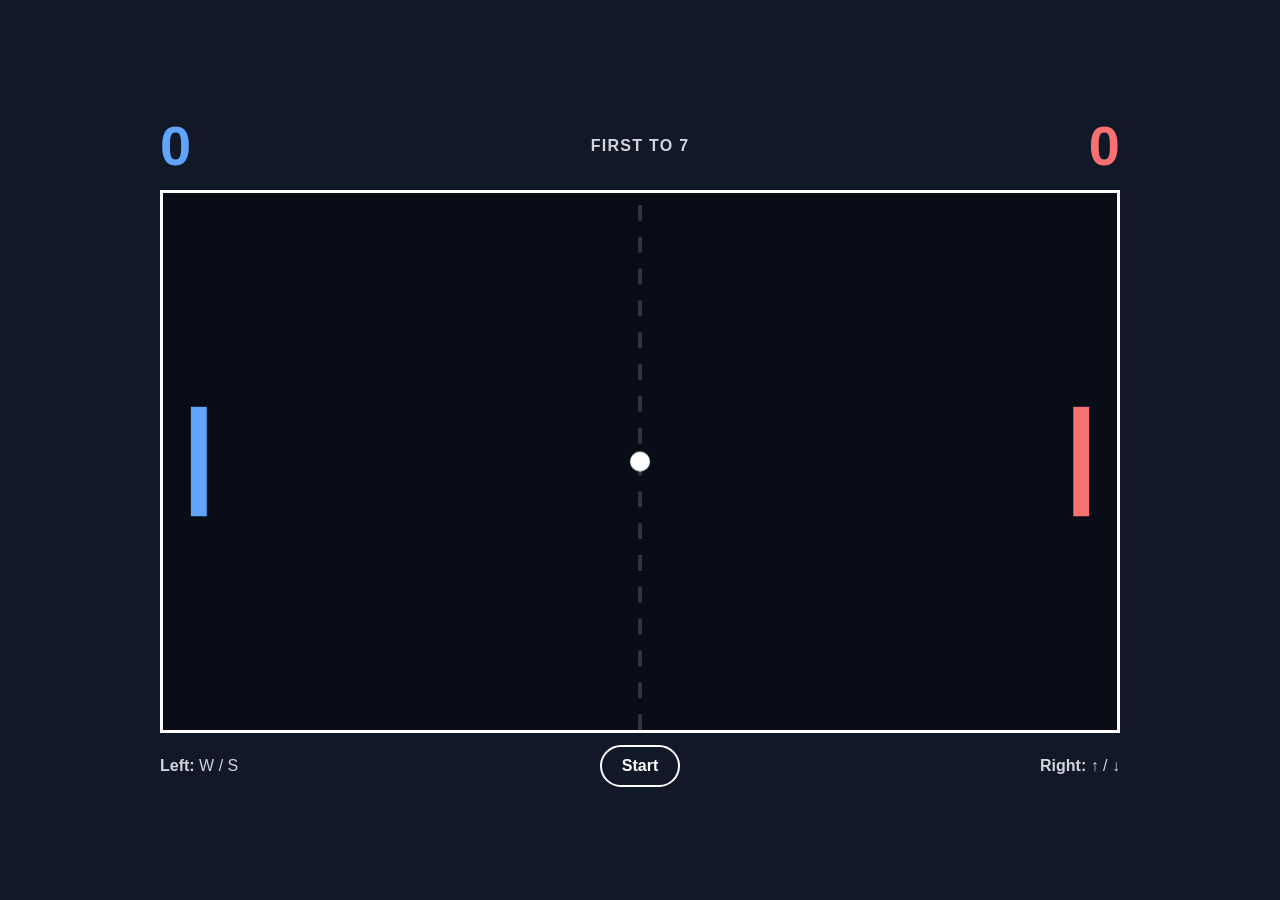
<file: index.html>
<!doctype html>
<html lang="en">
  <head>
    <meta charset="UTF-8" />
    <meta name="viewport" content="width=device-width, initial-scale=1.0" />
    <title>Two Player Pong</title>
    <link rel="stylesheet" href="styles.css" />
  </head>
  <body>
    <main class="game">
      <div class="scores" aria-label="Score">
        <span id="leftScore">0</span>
        <span class="winner" id="message">First to 7</span>
        <span id="rightScore">0</span>
      </div>

      <canvas id="gameCanvas" width="960" height="540" aria-label="Pong game"></canvas>

      <div class="controls">
        <div><strong>Left:</strong> W / S</div>
        <button id="startButton" type="button">Start</button>
        <div><strong>Right:</strong> ↑ / ↓</div>
      </div>
    </main>

    <script src="game.js"></script>
  </body>
</html>
</file>
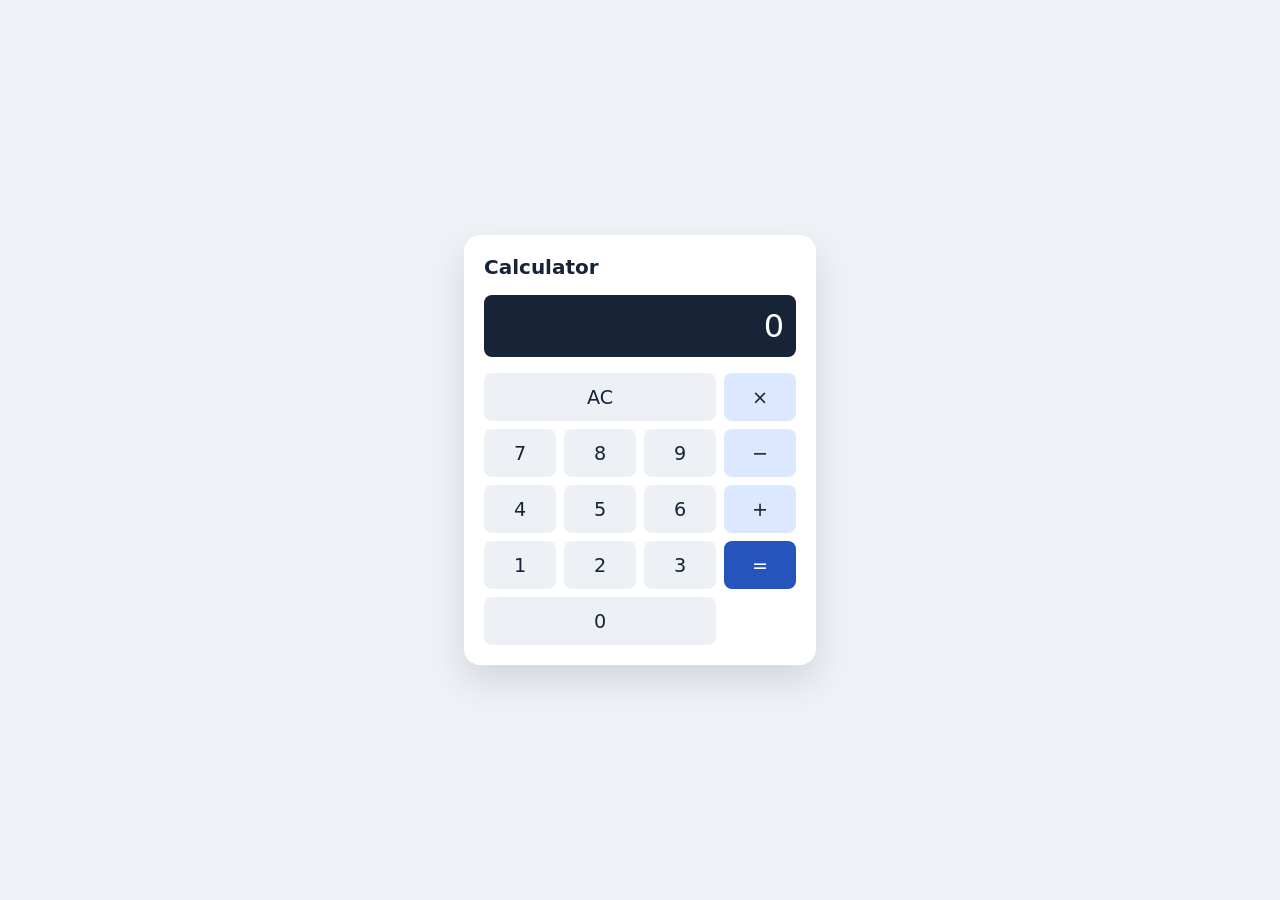
<file: calculator.html>
<!doctype html>
<html lang="en">
<head>
  <meta charset="utf-8">
  <meta name="viewport" content="width=device-width, initial-scale=1">
  <title>Calculator</title>
  <style>
    * { box-sizing: border-box; }

    body {
      min-height: 100vh;
      margin: 0;
      padding: 1rem;
      display: grid;
      place-items: center;
      background: #eef2f7;
      color: #172337;
      font-family: system-ui, sans-serif;
    }

    main {
      width: min(100%, 22rem);
      padding: 1.25rem;
      border-radius: 1rem;
      background: white;
      box-shadow: 0 1rem 2rem #17233720;
    }

    h1 { margin: 0 0 1rem; font-size: 1.25rem; }

    output {
      display: block;
      margin-bottom: 1rem;
      padding: .75rem;
      border-radius: .5rem;
      background: #172337;
      color: white;
      text-align: right;
      font-size: 2rem;
      overflow-wrap: anywhere;
    }

    .keys {
      display: grid;
      grid-template-columns: repeat(4, minmax(0, 1fr));
      gap: .5rem;
    }

    button {
      min-height: 3rem;
      border: 0;
      border-radius: .5rem;
      background: #edf1f6;
      color: inherit;
      font: inherit;
      font-size: 1.2rem;
      cursor: pointer;
    }

    button:hover { filter: brightness(.93); }
    button:focus-visible { outline: 3px solid #2454bc; }
    .wide { grid-column: span 3; }
    .operator { background: #dce8ff; }
    .equals { background: #2454bc; color: white; }
  </style>
</head>
<body>
  <main>
    <h1>Calculator</h1>
    <output id="display" aria-label="Calculator display">0</output>
    <div class="keys">
      <button class="wide" data-key="clear" aria-label="Clear">AC</button>
      <button class="operator" data-key="*" aria-label="Multiply">×</button>

      <button data-key="7">7</button>
      <button data-key="8">8</button>
      <button data-key="9">9</button>
      <button class="operator" data-key="-" aria-label="Subtract">−</button>

      <button data-key="4">4</button>
      <button data-key="5">5</button>
      <button data-key="6">6</button>
      <button class="operator" data-key="+" aria-label="Add">+</button>

      <button data-key="1">1</button>
      <button data-key="2">2</button>
      <button data-key="3">3</button>
      <button class="equals" data-key="=" aria-label="Equals">=</button>

      <button class="wide" data-key="0">0</button>
    </div>
  </main>

  <script>
    const display = document.querySelector('#display');

    let entry = '0';
    let total = 0n;
    let operator = null;
    let startNewEntry = true;

    function calculate(left, operation, right) {
      switch (operation) {
        case '+': return left + right;
        case '-': return left - right;
        case '*': return left * right;
      }
    }

    function press(key) {
      if (/^[0-9]$/.test(key)) {
        entry = startNewEntry || entry === '0' ? key : entry + key;
        startNewEntry = false;
      } else if (key === 'clear') {
        entry = '0';
        total = 0n;
        operator = null;
        startNewEntry = true;
      } else {
        if (operator && !startNewEntry) {
          entry = String(calculate(total, operator, BigInt(entry)));
        }

        total = BigInt(entry);
        operator = key === '=' ? null : key;
        startNewEntry = true;
      }

      display.textContent = entry;
    }

    document.querySelector('.keys').addEventListener('click', event => {
      const button = event.target.closest('button');
      if (button) press(button.dataset.key);
    });

    document.addEventListener('keydown', event => {
      if (event.ctrlKey || event.metaKey || event.altKey) return;
      if (event.key === 'Enter' && event.target instanceof HTMLButtonElement) return;

      const key = { Enter: '=', Escape: 'clear' }[event.key] ?? event.key;
      if (key === 'clear' || /^[0-9+*=\-]$/.test(key)) {
        event.preventDefault();
        press(key);
      }
    });
  </script>
</body>
</html>
</file>
<file: styles.css>
:root {
  color-scheme: dark;
  font-family: Arial, Helvetica, sans-serif;
  background: #111827;
  color: #fff;
}

* {
  box-sizing: border-box;
}

body {
  min-height: 100vh;
  margin: 0;
  display: grid;
  place-items: center;
}

.game {
  width: min(96vw, 960px);
}

.scores {
  display: grid;
  grid-template-columns: 1fr auto 1fr;
  align-items: center;
  margin-bottom: 12px;
  font-size: clamp(1.5rem, 5vw, 3.5rem);
  font-weight: 700;
  font-variant-numeric: tabular-nums;
}

.scores span:first-child {
  text-align: left;
  color: #60a5fa;
}

.scores span:last-child {
  text-align: right;
  color: #f87171;
}

.winner {
  min-width: 150px;
  text-align: center;
  color: #d1d5db;
  font-size: clamp(0.75rem, 2vw, 1rem);
  letter-spacing: 0.08em;
  text-transform: uppercase;
}

canvas {
  display: block;
  width: 100%;
  height: auto;
  border: 3px solid #fff;
  background: #080d18;
}

.controls {
  display: grid;
  grid-template-columns: 1fr auto 1fr;
  align-items: center;
  margin-top: 12px;
  color: #d1d5db;
  text-align: center;
}

.controls div:last-child {
  text-align: right;
}

.controls div:first-child {
  text-align: left;
}

button {
  border: 2px solid #fff;
  border-radius: 999px;
  padding: 10px 20px;
  background: transparent;
  color: #fff;
  font: inherit;
  font-weight: 700;
  cursor: pointer;
}

button:hover,
button:focus-visible {
  background: #fff;
  color: #111827;
}
</file>
